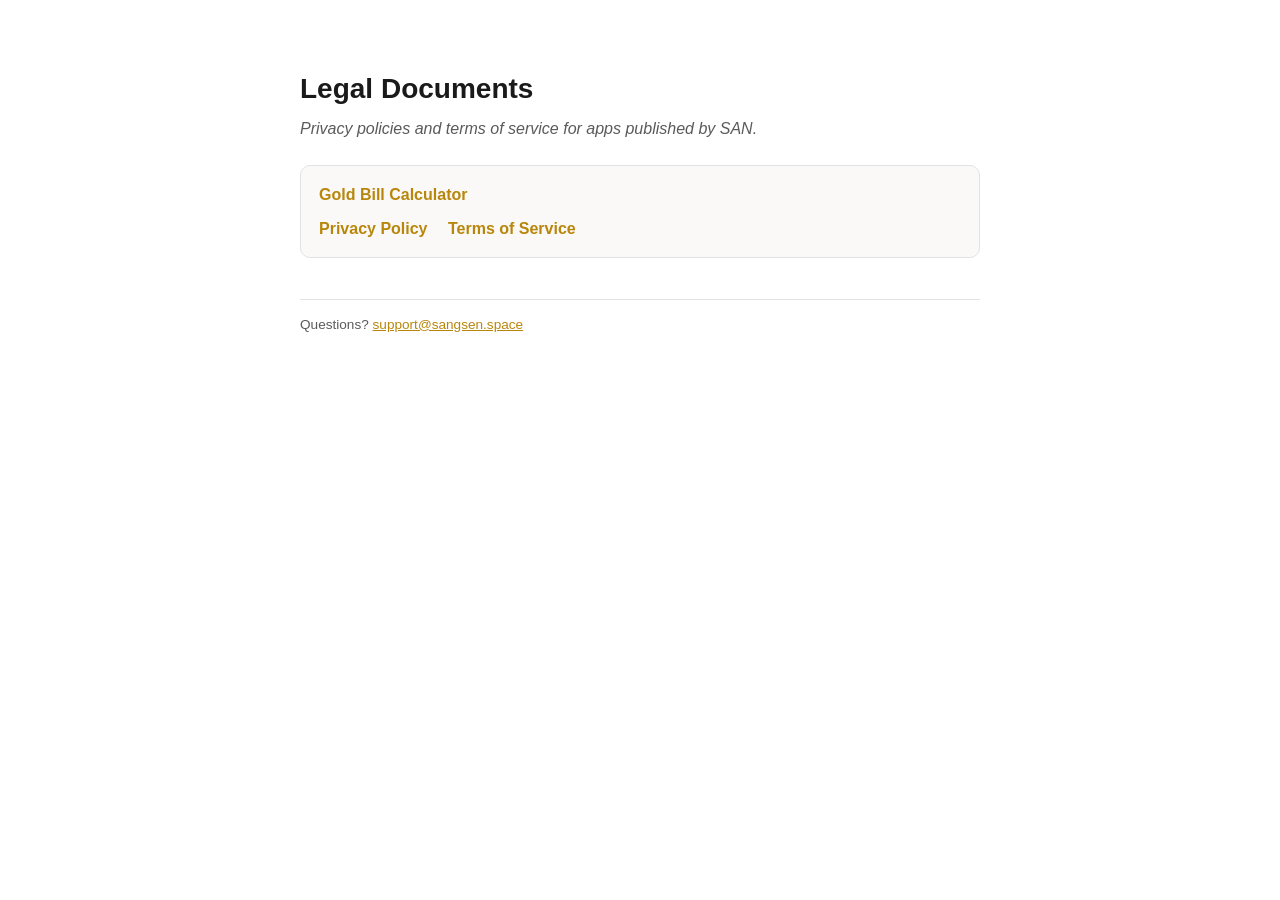
<file: index.html>
<!doctype html>
<html lang="en">
<head>
  <meta charset="utf-8">
  <meta name="viewport" content="width=device-width, initial-scale=1">
  <title>SAN — Legal Documents</title>
  <link rel="stylesheet" href="/style.css">
</head>
<body>
  <main>
    <h1>Legal Documents</h1>
    <p class="effective-date">Privacy policies and terms of service for apps published by SAN.</p>

    <ul class="app-list">
      <li>
        <a href="/goldcalculator/privacy-policy.html">Gold Bill Calculator</a>
        <div class="doc-links" style="margin-top:8px;">
          <a href="/goldcalculator/privacy-policy.html">Privacy Policy</a>
          <a href="/goldcalculator/terms-of-service.html">Terms of Service</a>
        </div>
      </li>
    </ul>

    <footer>
      Questions? <a href="mailto:support@sangsen.space">support@sangsen.space</a>
    </footer>
  </main>
</body>
</html>
</file>
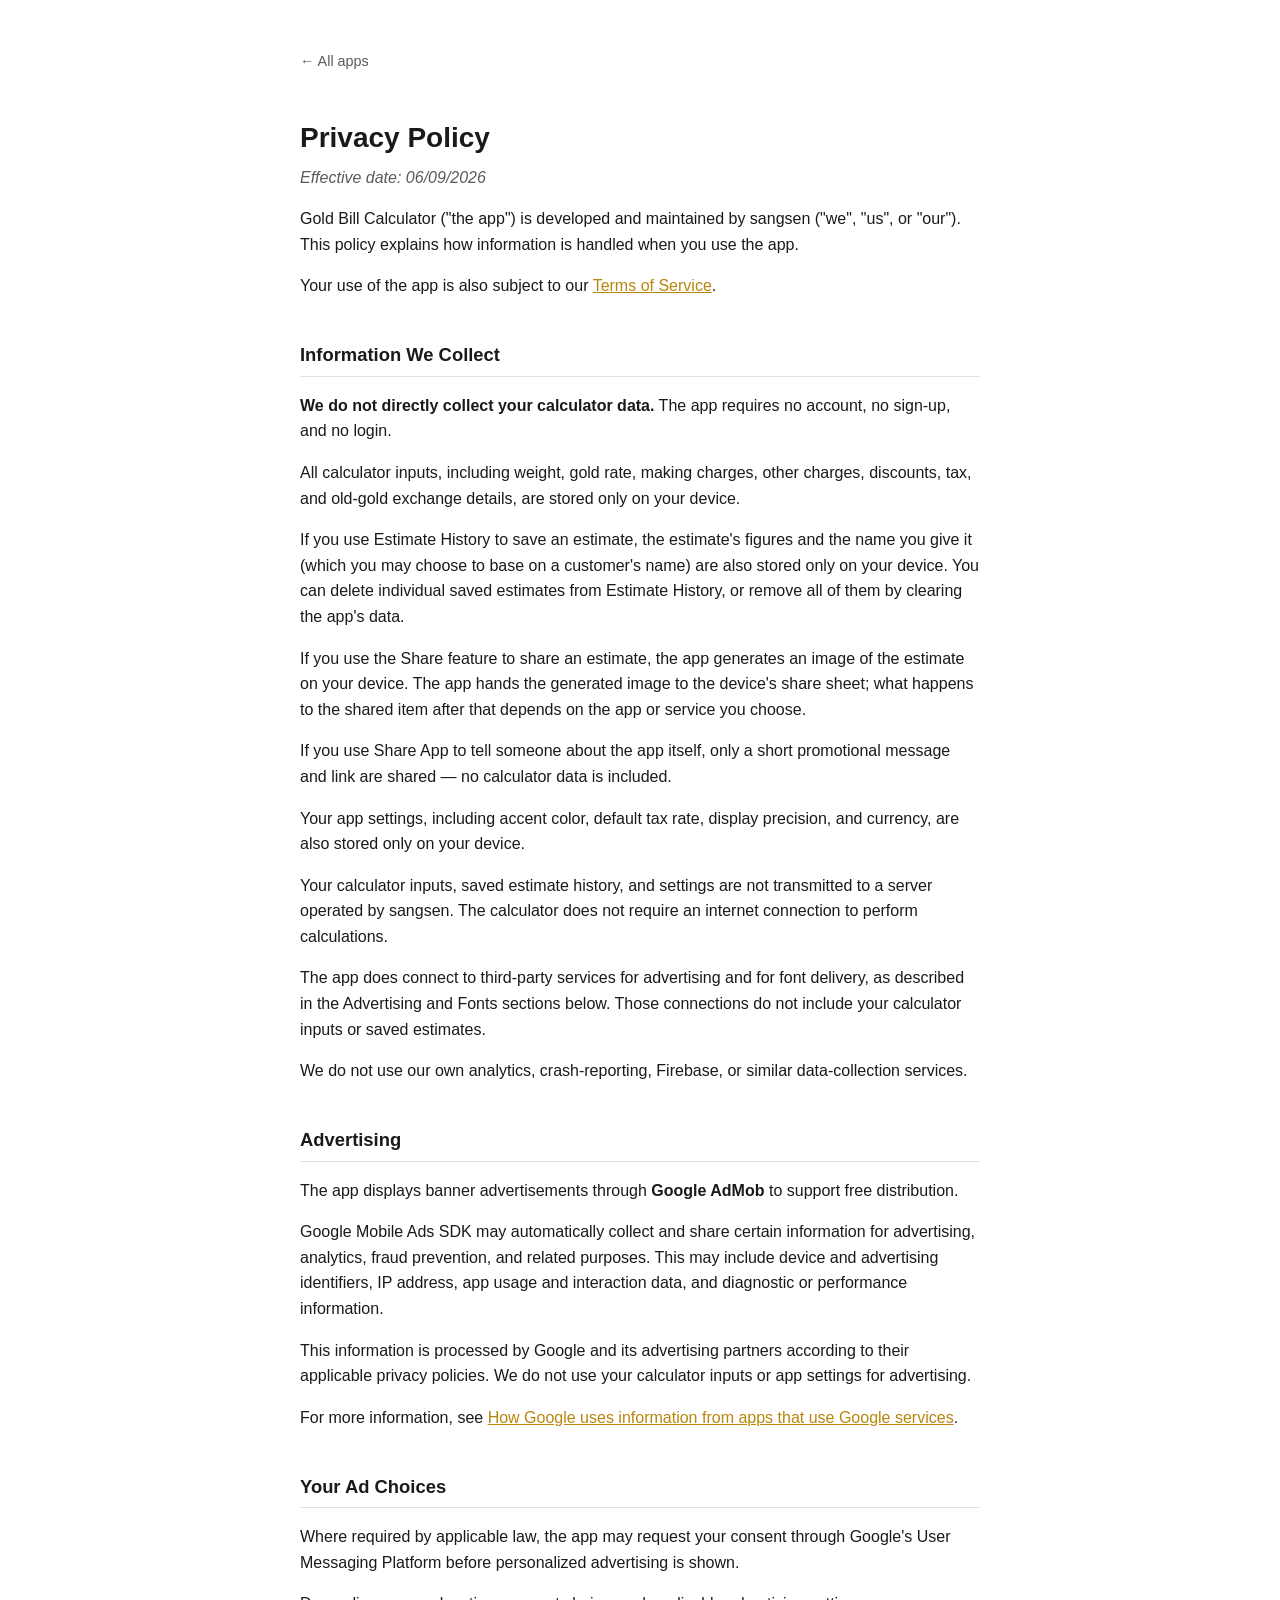
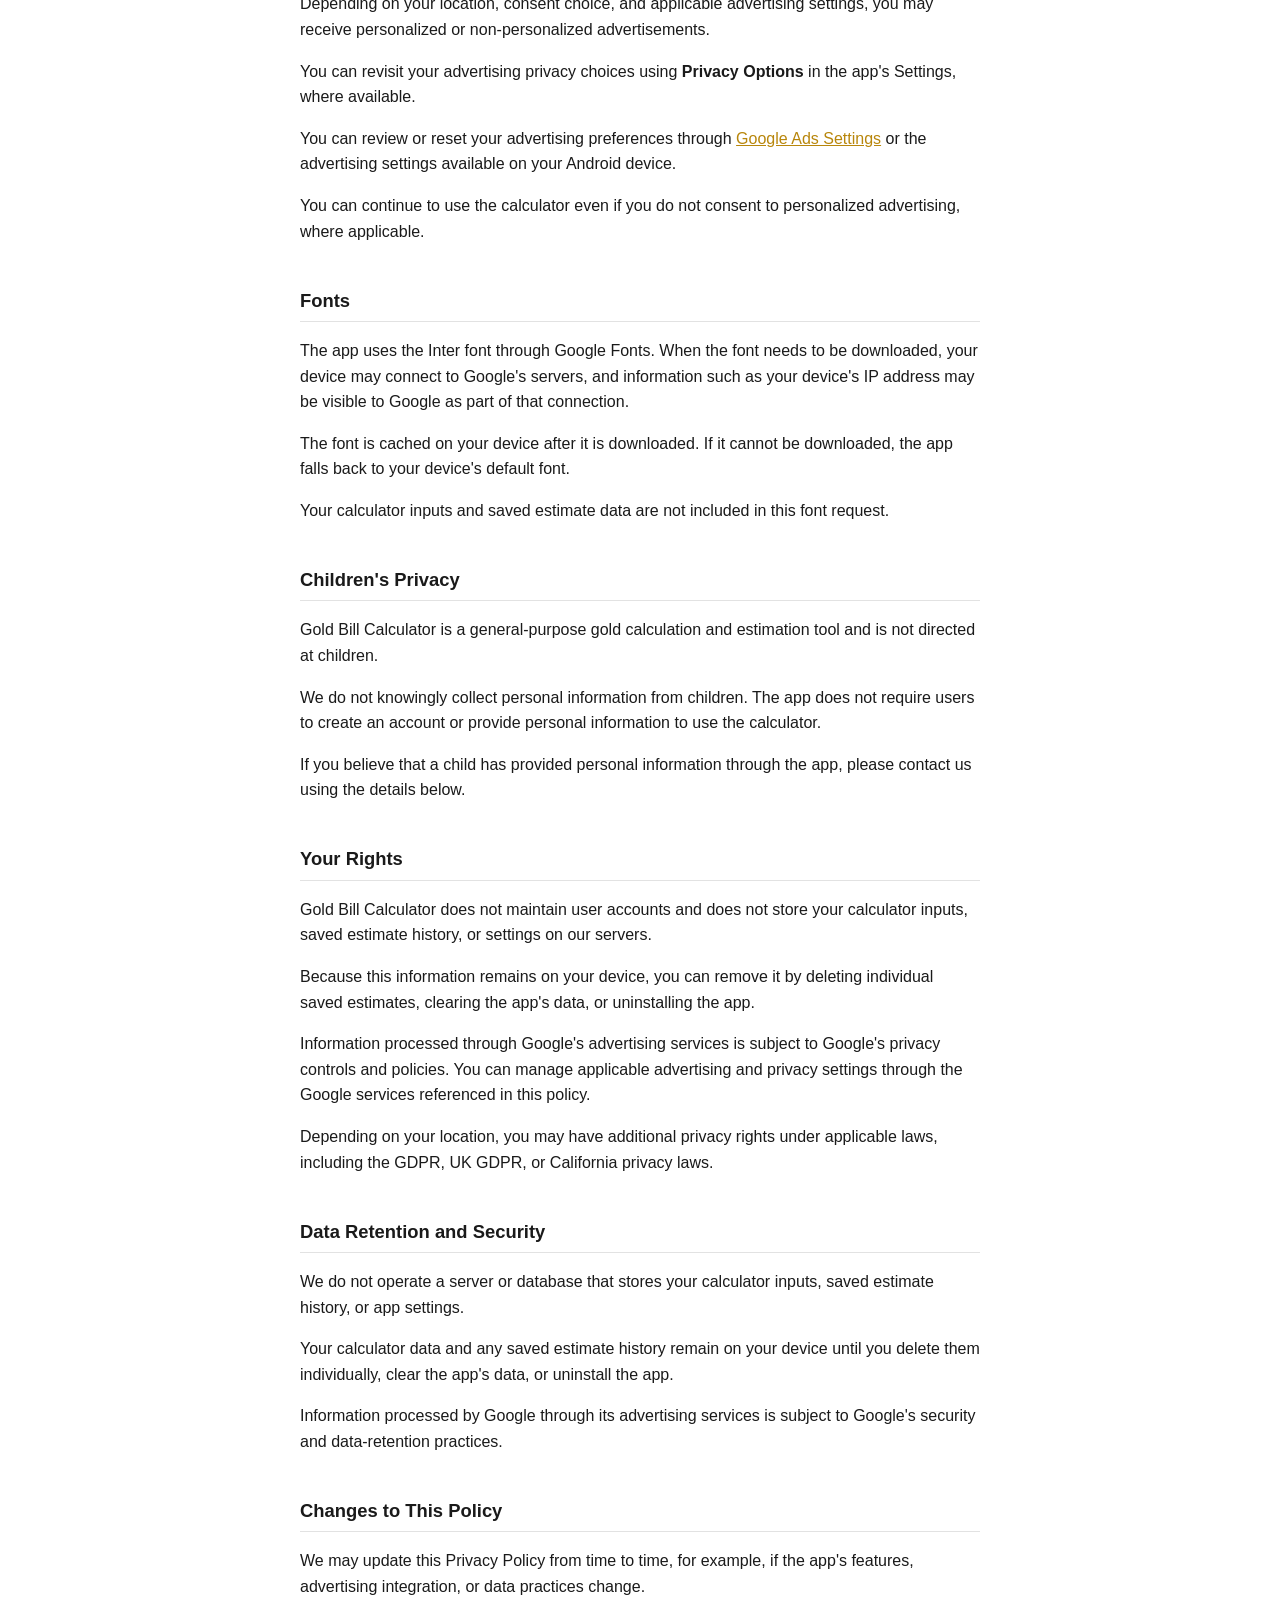
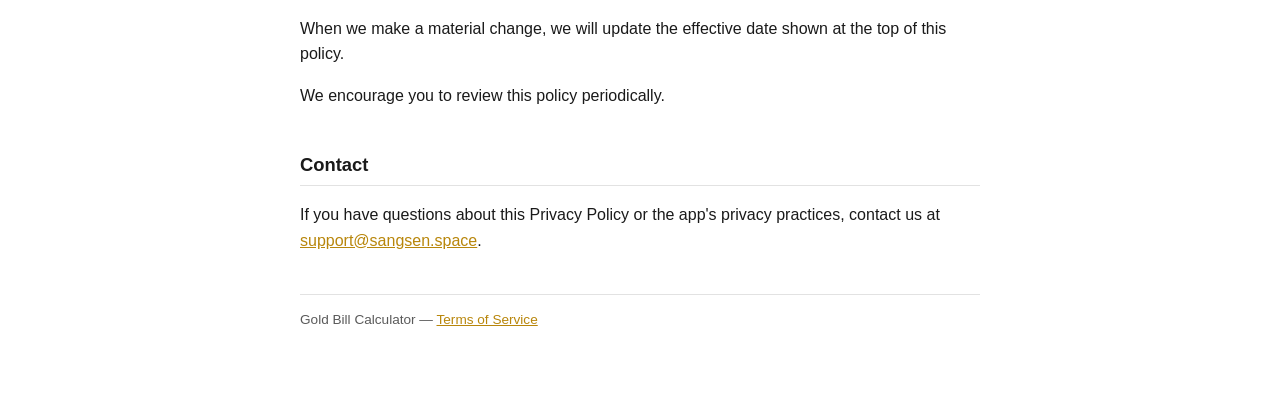
<file: goldcalculator/privacy-policy.html>
<!doctype html>
<html lang="en">
<head>
  <meta charset="utf-8">
  <meta name="viewport" content="width=device-width, initial-scale=1">
  <title>Privacy Policy — Gold Bill Calculator</title>
  <link rel="stylesheet" href="/style.css">
</head>
<body>
  <main>
    <a class="back-link" href="/">&larr; All apps</a>
    <h1>Privacy Policy</h1>
    <p class="effective-date">Effective date: 06/09/2026</p>

    <p>Gold Bill Calculator ("the app") is developed and maintained by
    sangsen ("we", "us", or "our"). This policy explains how information is
    handled when you use the app.</p>
    <p>Your use of the app is also subject to our
    <a href="/goldcalculator/terms-of-service.html">Terms of Service</a>.</p>

    <h2>Information We Collect</h2>
    <p><strong>We do not directly collect your calculator data.</strong> The
    app requires no account, no sign-up, and no login.</p>
    <p>All calculator inputs, including weight, gold rate, making charges,
    other charges, discounts, tax, and old-gold exchange details, are stored
    only on your device.</p>
    <p>If you use Estimate History to save an estimate, the estimate's
    figures and the name you give it (which you may choose to base on a
    customer's name) are also stored only on your device. You can delete
    individual saved estimates from Estimate History, or remove all of them
    by clearing the app's data.</p>
    <p>If you use the Share feature to share an estimate, the app generates
    an image of the estimate on your device. The app hands the generated
    image to the device's share sheet; what happens to the shared item after
    that depends on the app or service you choose.</p>
    <p>If you use Share App to tell someone about the app itself, only a
    short promotional message and link are shared — no calculator data is
    included.</p>
    <p>Your app settings, including accent color, default tax rate, display
    precision, and currency, are also stored only on your device.</p>
    <p>Your calculator inputs, saved estimate history, and settings are not
    transmitted to a server operated by sangsen. The calculator does not
    require an internet connection to perform calculations.</p>
    <p>The app does connect to third-party services for advertising and for
    font delivery, as described in the Advertising and Fonts sections below.
    Those connections do not include your calculator inputs or saved
    estimates.</p>
    <p>We do not use our own analytics, crash-reporting, Firebase, or
    similar data-collection services.</p>

    <h2>Advertising</h2>
    <p>The app displays banner advertisements through <strong>Google
    AdMob</strong> to support free distribution.</p>
    <p>Google Mobile Ads SDK may automatically collect and share certain
    information for advertising, analytics, fraud prevention, and related
    purposes. This may include device and advertising identifiers, IP
    address, app usage and interaction data, and diagnostic or performance
    information.</p>
    <p>This information is processed by Google and its advertising partners
    according to their applicable privacy policies. We do not use your
    calculator inputs or app settings for advertising.</p>
    <p>For more information, see
    <a href="https://policies.google.com/technologies/partner-sites">How
    Google uses information from apps that use Google services</a>.</p>

    <h2>Your Ad Choices</h2>
    <p>Where required by applicable law, the app may request your consent
    through Google's User Messaging Platform before personalized advertising
    is shown.</p>
    <p>Depending on your location, consent choice, and applicable
    advertising settings, you may receive personalized or non-personalized
    advertisements.</p>
    <p>You can revisit your advertising privacy choices using
    <strong>Privacy Options</strong> in the app's Settings, where
    available.</p>
    <p>You can review or reset your advertising preferences through
    <a href="https://adssettings.google.com/">Google Ads Settings</a> or the
    advertising settings available on your Android device.</p>
    <p>You can continue to use the calculator even if you do not consent to
    personalized advertising, where applicable.</p>

    <h2>Fonts</h2>
    <p>The app uses the Inter font through Google Fonts. When the font needs
    to be downloaded, your device may connect to Google's servers, and
    information such as your device's IP address may be visible to Google as
    part of that connection.</p>
    <p>The font is cached on your device after it is downloaded. If it
    cannot be downloaded, the app falls back to your device's default
    font.</p>
    <p>Your calculator inputs and saved estimate data are not included in
    this font request.</p>

    <h2>Children's Privacy</h2>
    <p>Gold Bill Calculator is a general-purpose gold calculation and
    estimation tool and is not directed at children.</p>
    <p>We do not knowingly collect personal information from children. The
    app does not require users to create an account or provide personal
    information to use the calculator.</p>
    <p>If you believe that a child has provided personal information through
    the app, please contact us using the details below.</p>

    <h2>Your Rights</h2>
    <p>Gold Bill Calculator does not maintain user accounts and does not
    store your calculator inputs, saved estimate history, or settings on our
    servers.</p>
    <p>Because this information remains on your device, you can remove it by
    deleting individual saved estimates, clearing the app's data, or
    uninstalling the app.</p>
    <p>Information processed through Google's advertising services is
    subject to Google's privacy controls and policies. You can manage
    applicable advertising and privacy settings through the Google services
    referenced in this policy.</p>
    <p>Depending on your location, you may have additional privacy rights
    under applicable laws, including the GDPR, UK GDPR, or California
    privacy laws.</p>

    <h2>Data Retention and Security</h2>
    <p>We do not operate a server or database that stores your calculator
    inputs, saved estimate history, or app settings.</p>
    <p>Your calculator data and any saved estimate history remain on your
    device until you delete them individually, clear the app's data, or
    uninstall the app.</p>
    <p>Information processed by Google through its advertising services is
    subject to Google's security and data-retention practices.</p>

    <h2>Changes to This Policy</h2>
    <p>We may update this Privacy Policy from time to time, for example, if
    the app's features, advertising integration, or data practices
    change.</p>
    <p>When we make a material change, we will update the effective date
    shown at the top of this policy.</p>
    <p>We encourage you to review this policy periodically.</p>

    <h2>Contact</h2>
    <p>If you have questions about this Privacy Policy or the app's privacy
    practices, contact us at
    <a href="mailto:support@sangsen.space">support@sangsen.space</a>.</p>

    <footer>Gold Bill Calculator — <a href="/goldcalculator/terms-of-service.html">Terms of Service</a></footer>
  </main>
</body>
</html>
</file>
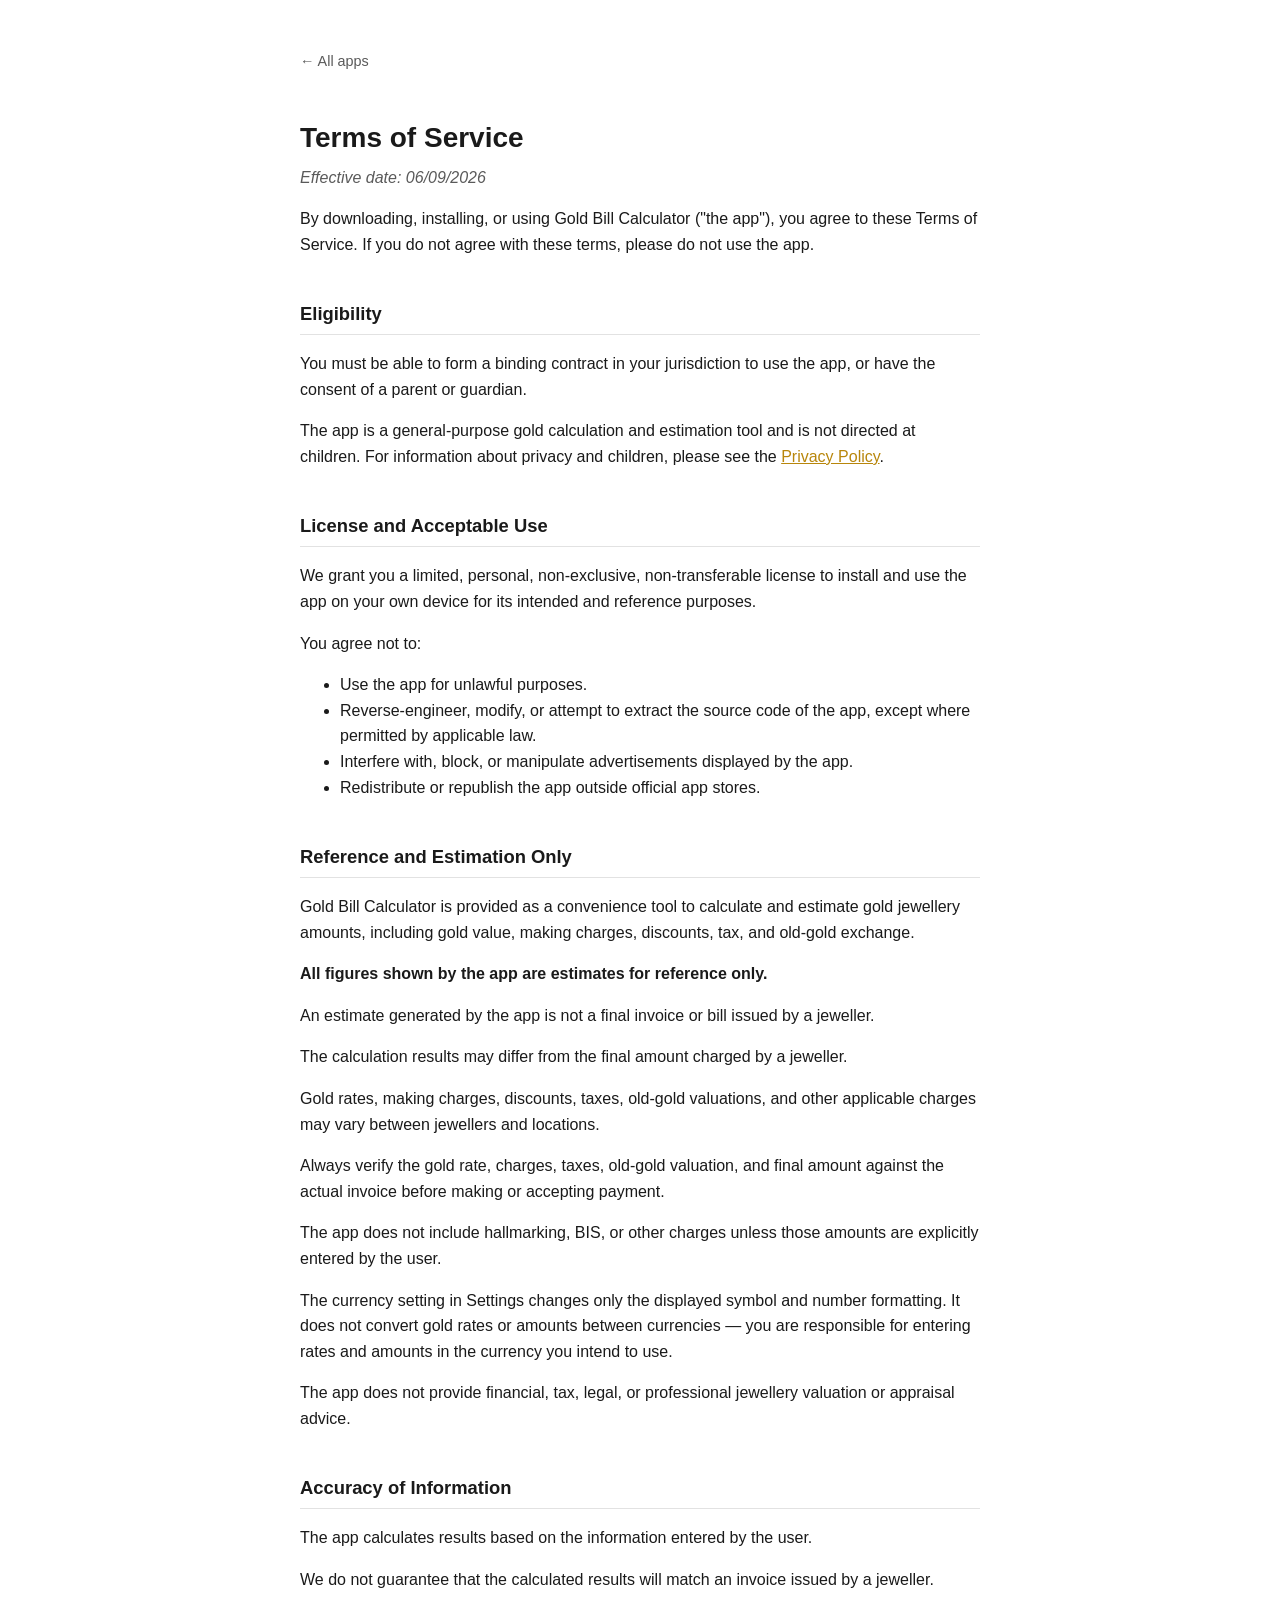
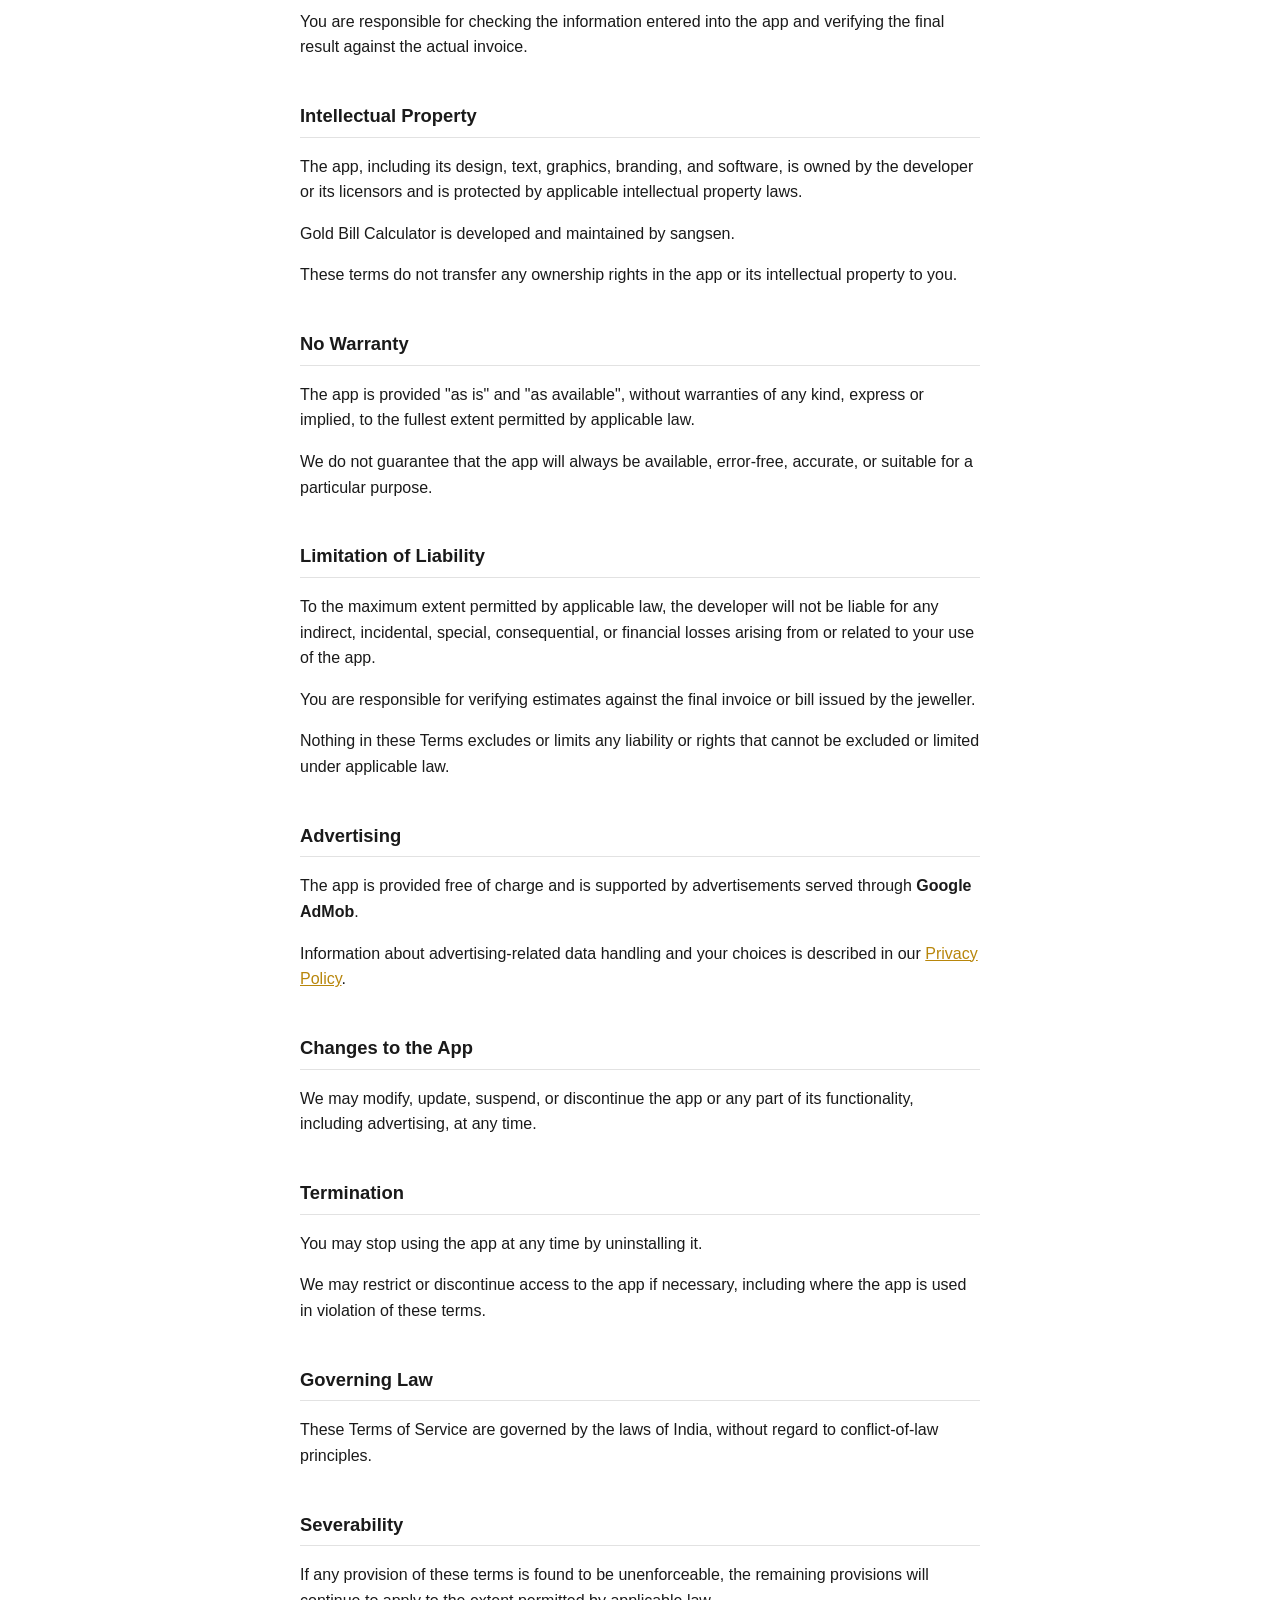
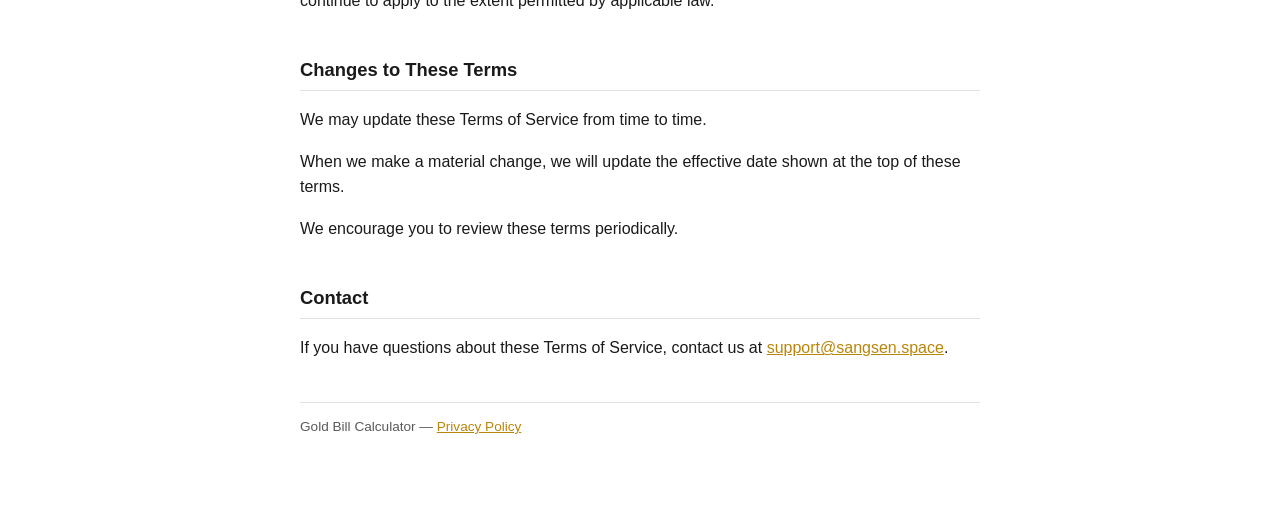
<file: goldcalculator/terms-of-service.html>
<!doctype html>
<html lang="en">
<head>
  <meta charset="utf-8">
  <meta name="viewport" content="width=device-width, initial-scale=1">
  <title>Terms of Service — Gold Bill Calculator</title>
  <link rel="stylesheet" href="/style.css">
</head>
<body>
  <main>
    <a class="back-link" href="/">&larr; All apps</a>
    <h1>Terms of Service</h1>
    <p class="effective-date">Effective date: 06/09/2026</p>

    <p>By downloading, installing, or using Gold Bill Calculator ("the
    app"), you agree to these Terms of Service. If you do not agree with
    these terms, please do not use the app.</p>

    <h2>Eligibility</h2>
    <p>You must be able to form a binding contract in your jurisdiction to
    use the app, or have the consent of a parent or guardian.</p>
    <p>The app is a general-purpose gold calculation and estimation tool and
    is not directed at children. For information about privacy and children,
    please see the
    <a href="/goldcalculator/privacy-policy.html">Privacy Policy</a>.</p>

    <h2>License and Acceptable Use</h2>
    <p>We grant you a limited, personal, non-exclusive, non-transferable
    license to install and use the app on your own device for its intended
    and reference purposes.</p>
    <p>You agree not to:</p>
    <ul>
      <li>Use the app for unlawful purposes.</li>
      <li>Reverse-engineer, modify, or attempt to extract the source code
      of the app, except where permitted by applicable law.</li>
      <li>Interfere with, block, or manipulate advertisements displayed by
      the app.</li>
      <li>Redistribute or republish the app outside official app
      stores.</li>
    </ul>

    <h2>Reference and Estimation Only</h2>
    <p>Gold Bill Calculator is provided as a convenience tool to calculate
    and estimate gold jewellery amounts, including gold value, making
    charges, discounts, tax, and old-gold exchange.</p>
    <p><strong>All figures shown by the app are estimates for reference
    only.</strong></p>
    <p>An estimate generated by the app is not a final invoice or bill
    issued by a jeweller.</p>
    <p>The calculation results may differ from the final amount charged by
    a jeweller.</p>
    <p>Gold rates, making charges, discounts, taxes, old-gold valuations,
    and other applicable charges may vary between jewellers and
    locations.</p>
    <p>Always verify the gold rate, charges, taxes, old-gold valuation, and
    final amount against the actual invoice before making or accepting
    payment.</p>
    <p>The app does not include hallmarking, BIS, or other charges unless
    those amounts are explicitly entered by the user.</p>
    <p>The currency setting in Settings changes only the displayed symbol
    and number formatting. It does not convert gold rates or amounts between
    currencies — you are responsible for entering rates and amounts in the
    currency you intend to use.</p>
    <p>The app does not provide financial, tax, legal, or professional
    jewellery valuation or appraisal advice.</p>

    <h2>Accuracy of Information</h2>
    <p>The app calculates results based on the information entered by the
    user.</p>
    <p>We do not guarantee that the calculated results will match an
    invoice issued by a jeweller.</p>
    <p>You are responsible for checking the information entered into the
    app and verifying the final result against the actual invoice.</p>

    <h2>Intellectual Property</h2>
    <p>The app, including its design, text, graphics, branding, and
    software, is owned by the developer or its licensors and is protected by
    applicable intellectual property laws.</p>
    <p>Gold Bill Calculator is developed and maintained by sangsen.</p>
    <p>These terms do not transfer any ownership rights in the app or its
    intellectual property to you.</p>

    <h2>No Warranty</h2>
    <p>The app is provided "as is" and "as available", without warranties
    of any kind, express or implied, to the fullest extent permitted by
    applicable law.</p>
    <p>We do not guarantee that the app will always be available,
    error-free, accurate, or suitable for a particular purpose.</p>

    <h2>Limitation of Liability</h2>
    <p>To the maximum extent permitted by applicable law, the developer will
    not be liable for any indirect, incidental, special, consequential, or
    financial losses arising from or related to your use of the app.</p>
    <p>You are responsible for verifying estimates against the final invoice
    or bill issued by the jeweller.</p>
    <p>Nothing in these Terms excludes or limits any liability or rights
    that cannot be excluded or limited under applicable law.</p>

    <h2>Advertising</h2>
    <p>The app is provided free of charge and is supported by advertisements
    served through <strong>Google AdMob</strong>.</p>
    <p>Information about advertising-related data handling and your choices
    is described in our
    <a href="/goldcalculator/privacy-policy.html">Privacy Policy</a>.</p>

    <h2>Changes to the App</h2>
    <p>We may modify, update, suspend, or discontinue the app or any part
    of its functionality, including advertising, at any time.</p>

    <h2>Termination</h2>
    <p>You may stop using the app at any time by uninstalling it.</p>
    <p>We may restrict or discontinue access to the app if necessary,
    including where the app is used in violation of these terms.</p>

    <h2>Governing Law</h2>
    <p>These Terms of Service are governed by the laws of India, without
    regard to conflict-of-law principles.</p>

    <h2>Severability</h2>
    <p>If any provision of these terms is found to be unenforceable, the
    remaining provisions will continue to apply to the extent permitted by
    applicable law.</p>

    <h2>Changes to These Terms</h2>
    <p>We may update these Terms of Service from time to time.</p>
    <p>When we make a material change, we will update the effective date
    shown at the top of these terms.</p>
    <p>We encourage you to review these terms periodically.</p>

    <h2>Contact</h2>
    <p>If you have questions about these Terms of Service, contact us at
    <a href="mailto:support@sangsen.space">support@sangsen.space</a>.</p>

    <footer>Gold Bill Calculator — <a href="/goldcalculator/privacy-policy.html">Privacy Policy</a></footer>
  </main>
</body>
</html>
</file>
<file: style.css>
:root {
  color-scheme: light dark;
  --bg: #ffffff;
  --ink: #1a1a1a;
  --ink-soft: #5a5a5a;
  --border: #e2e2e2;
  --accent: #b8860b;
  --card-bg: #faf9f7;
}

@media (prefers-color-scheme: dark) {
  :root {
    --bg: #121212;
    --ink: #ececec;
    --ink-soft: #a3a3a3;
    --border: #2c2c2c;
    --accent: #d4a72c;
    --card-bg: #1a1a1a;
  }
}

* {
  box-sizing: border-box;
}

body {
  margin: 0;
  background: var(--bg);
  color: var(--ink);
  font-family: -apple-system, BlinkMacSystemFont, "Segoe UI", Roboto,
    Helvetica, Arial, sans-serif;
  line-height: 1.6;
}

main {
  max-width: 720px;
  margin: 0 auto;
  padding: 48px 20px 80px;
}

h1 {
  font-size: 1.75rem;
  margin-bottom: 4px;
}

h2 {
  font-size: 1.15rem;
  margin-top: 2.25em;
  border-bottom: 1px solid var(--border);
  padding-bottom: 6px;
}

.effective-date {
  color: var(--ink-soft);
  font-style: italic;
  margin-top: 0;
}

a {
  color: var(--accent);
}

.back-link {
  display: inline-block;
  margin-bottom: 24px;
  font-size: 0.9rem;
  color: var(--ink-soft);
  text-decoration: none;
}

.back-link:hover {
  color: var(--accent);
}

.app-list {
  list-style: none;
  padding: 0;
  margin: 24px 0 0;
}

.app-list li {
  border: 1px solid var(--border);
  border-radius: 10px;
  padding: 16px 18px;
  margin-bottom: 12px;
  background: var(--card-bg);
}

.app-list a {
  font-weight: 600;
  text-decoration: none;
}

.app-list a:hover {
  text-decoration: underline;
}

.doc-links a {
  margin-right: 16px;
}

footer {
  margin-top: 3em;
  padding-top: 1em;
  border-top: 1px solid var(--border);
  color: var(--ink-soft);
  font-size: 0.85rem;
}
</file>
